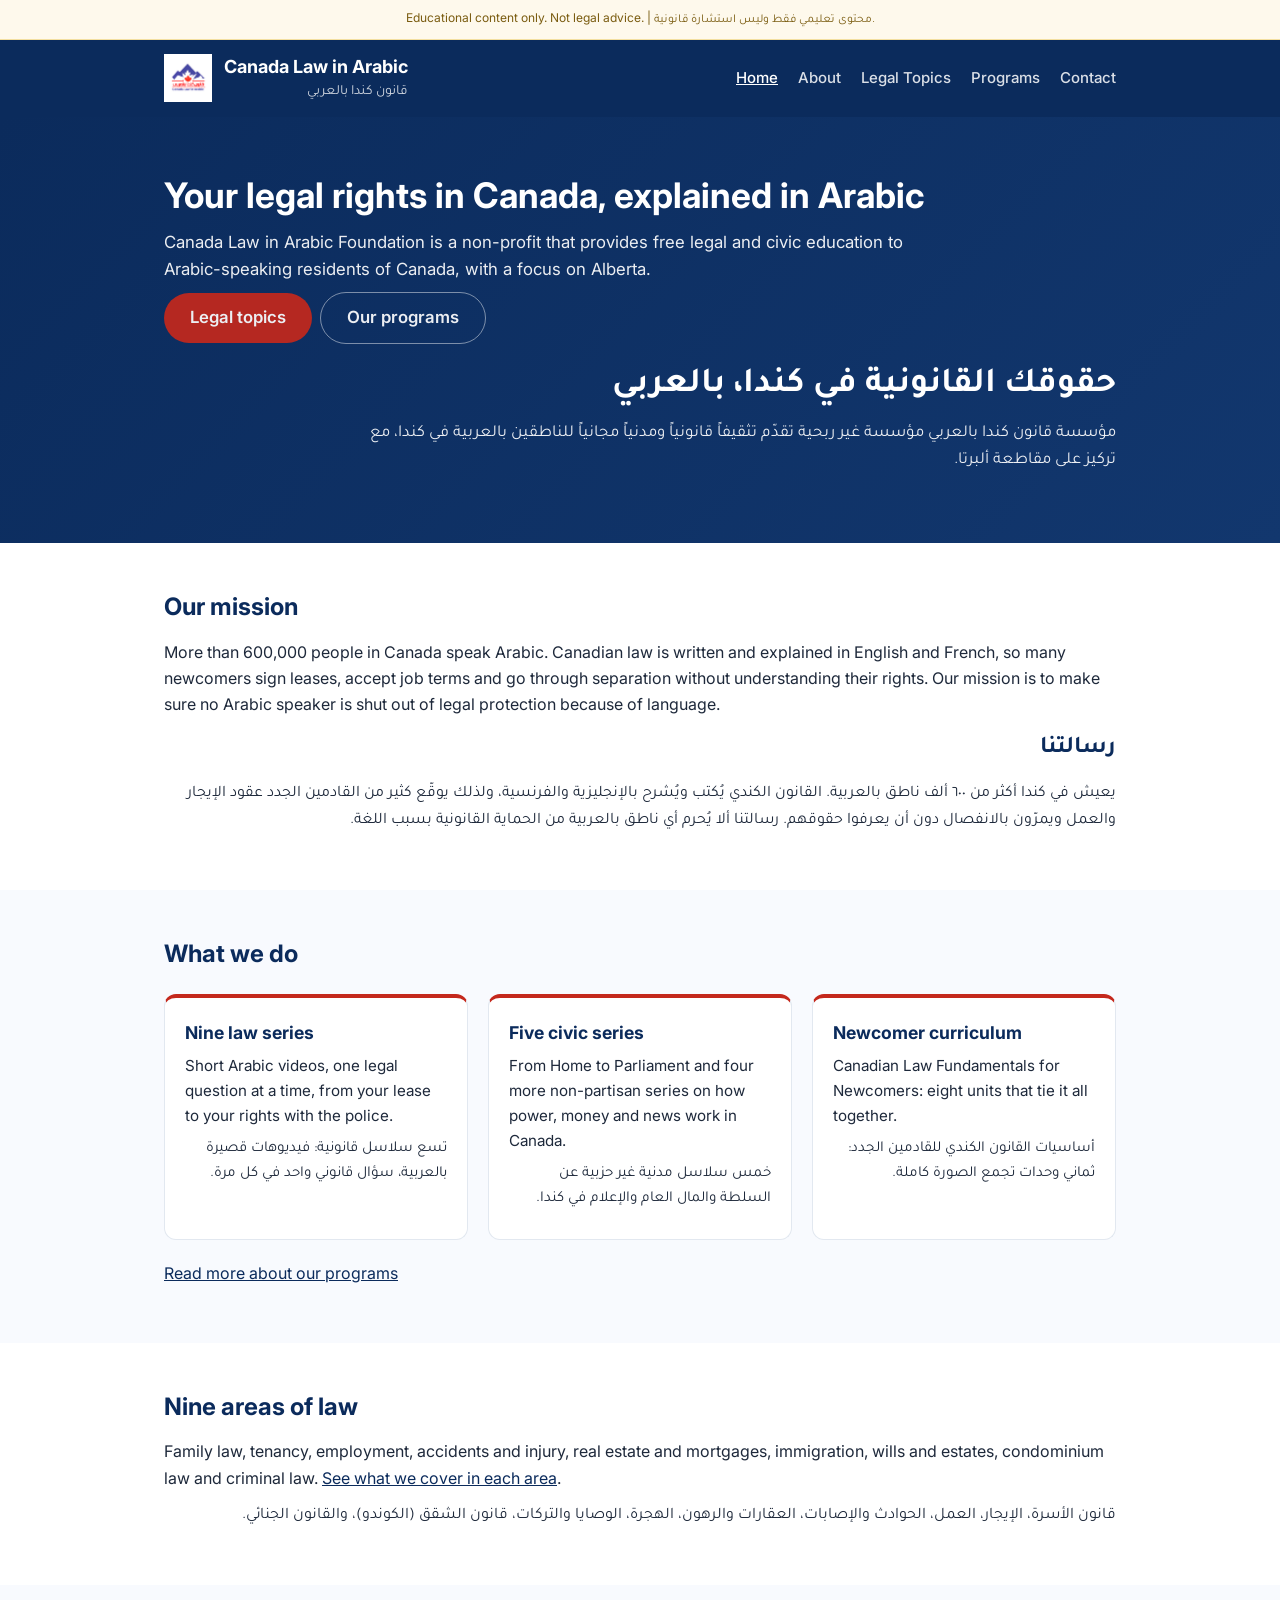
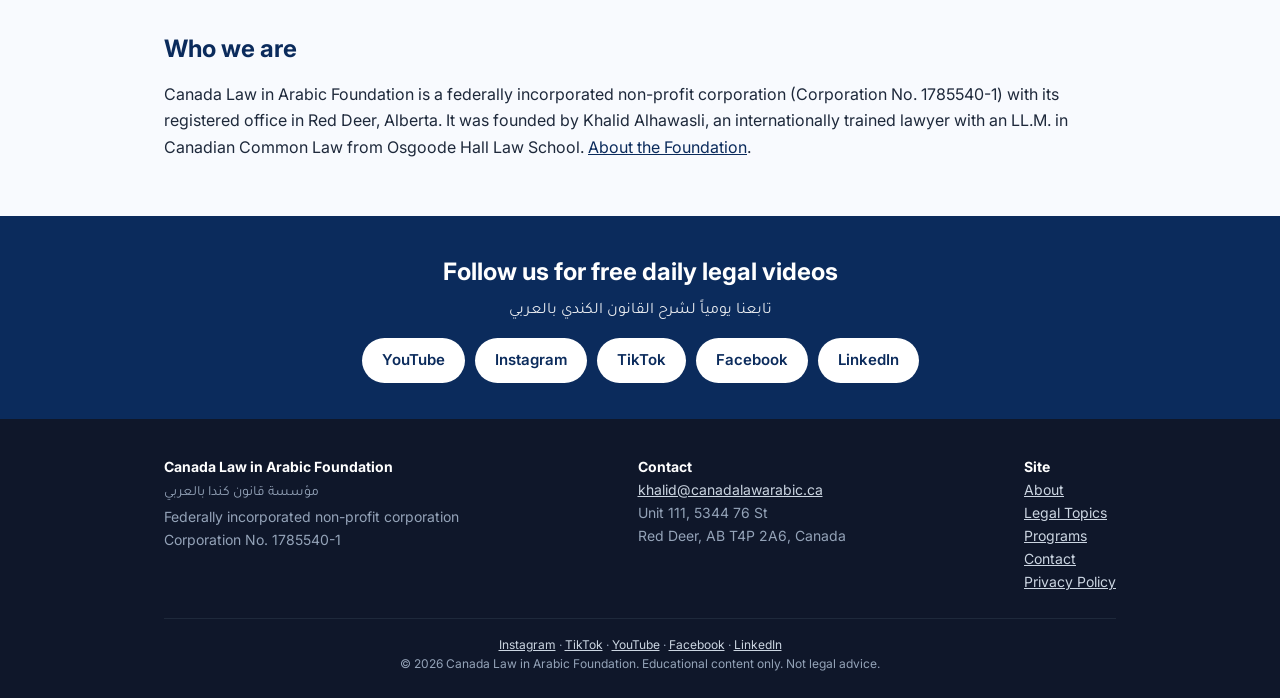
<file: index.html>
<!DOCTYPE html>
<html lang="en">
<head>
<meta charset="UTF-8">
<meta name="viewport" content="width=device-width, initial-scale=1.0">
<title>Free legal education in Arabic | Canada Law in Arabic Foundation</title>
<meta name="description" content="Canada Law in Arabic Foundation is a federal non-profit providing free Arabic-language legal and civic education for Arabic speakers in Canada.">
<script async src="https://www.googletagmanager.com/gtag/js?id=G-W6ZR0PTBBL"></script>
<script>window.dataLayer=window.dataLayer||[];function gtag(){dataLayer.push(arguments);}gtag('js',new Date());gtag('config','G-W6ZR0PTBBL');</script>
<link rel="canonical" href="https://canadalawarabic.ca/">
<link rel="icon" href="/favicon.ico" sizes="48x48">
<link rel="icon" type="image/png" sizes="192x192" href="/favicon-192.png">
<link rel="apple-touch-icon" href="/apple-touch-icon.png">
<meta property="og:type" content="website">
<meta property="og:site_name" content="Canada Law in Arabic Foundation">
<meta property="og:title" content="Free legal education in Arabic | Canada Law in Arabic Foundation">
<meta property="og:description" content="Canada Law in Arabic Foundation is a federal non-profit providing free Arabic-language legal and civic education for Arabic speakers in Canada.">
<meta property="og:url" content="https://canadalawarabic.ca/">
<meta property="og:image" content="https://canadalawarabic.ca/favicon-192.png">
<script type="application/ld+json">{"@context":"https://schema.org","@type":"NGO","name":"Canada Law in Arabic Foundation","alternateName":["Canada Law in Arabic","قانون كندا بالعربي"],"url":"https://canadalawarabic.ca/","logo":"https://canadalawarabic.ca/favicon-192.png","email":"khalid@canadalawarabic.ca","address":{"@type":"PostalAddress","streetAddress":"Unit 111, 5344 76 St","addressLocality":"Red Deer","addressRegion":"AB","postalCode":"T4P 2A6","addressCountry":"CA"},"sameAs":["https://instagram.com/canadalawarabic","https://tiktok.com/@canadalawarabic","https://youtube.com/@canadalawarabic","https://facebook.com/canadalawarabic","https://linkedin.com/company/canadalawarabic"]}</script>
<link rel="preconnect" href="https://fonts.googleapis.com">
<link href="https://fonts.googleapis.com/css2?family=Inter:wght@400;500;600;700&family=Tajawal:wght@400;500;700&display=swap" rel="stylesheet">
<link rel="stylesheet" href="/style.css">
</head>
<body>
<div class="notice">Educational content only. Not legal advice. | <span class="ar">محتوى تعليمي فقط وليس استشارة قانونية.</span></div>
<nav><div class="container nav-inner">
<a class="logo" href="/"><img src="/images/logo.png" alt="Canada Law in Arabic Foundation logo" width="48" height="48"><span>Canada Law in Arabic<small class="ar">قانون كندا بالعربي</small></span></a>
<div class="nav-links"><a href="/" class="current">Home</a><a href="/about">About</a><a href="/topics">Legal Topics</a><a href="/programs">Programs</a><a href="/contact">Contact</a></div>
</div></nav>
<header class="page"><div class="container">
<h1>Your legal rights in Canada, explained in Arabic</h1><p>Canada Law in Arabic Foundation is a non-profit that provides free legal and civic education to Arabic-speaking residents of Canada, with a focus on Alberta. <br><a class="btn" href="/topics">Legal topics</a><a class="btn ghost" href="/programs">Our programs</a></p>
<div class="ar"><h1>حقوقك القانونية في كندا، بالعربي</h1><p>مؤسسة قانون كندا بالعربي مؤسسة غير ربحية تقدّم تثقيفاً قانونياً ومدنياً مجانياً للناطقين بالعربية في كندا، مع تركيز على مقاطعة ألبرتا.</p></div>
</div></header>
<main>
<section><div class="container"><h2>Our mission</h2>
<p>More than 600,000 people in Canada speak Arabic. Canadian law is written and explained in English and French, so many newcomers sign leases, accept job terms and go through separation without understanding their rights. Our mission is to make sure no Arabic speaker is shut out of legal protection because of language.</p>
<div class="ar"><h2>رسالتنا</h2><p>يعيش في كندا أكثر من ٦٠٠ ألف ناطق بالعربية. القانون الكندي يُكتب ويُشرح بالإنجليزية والفرنسية، ولذلك يوقّع كثير من القادمين الجدد عقود الإيجار والعمل ويمرّون بالانفصال دون أن يعرفوا حقوقهم. رسالتنا ألا يُحرم أي ناطق بالعربية من الحماية القانونية بسبب اللغة.</p></div></div></section>
<section class="alt"><div class="container"><h2>What we do</h2>
<div class="grid">
<div class="card"><h3>Nine law series</h3><p>Short Arabic videos, one legal question at a time, from your lease to your rights with the police.</p><p class="ar">تسع سلاسل قانونية: فيديوهات قصيرة بالعربية، سؤال قانوني واحد في كل مرة.</p></div>
<div class="card"><h3>Five civic series</h3><p>From Home to Parliament and four more non-partisan series on how power, money and news work in Canada.</p><p class="ar">خمس سلاسل مدنية غير حزبية عن السلطة والمال العام والإعلام في كندا.</p></div>
<div class="card"><h3>Newcomer curriculum</h3><p>Canadian Law Fundamentals for Newcomers: eight units that tie it all together.</p><p class="ar">أساسيات القانون الكندي للقادمين الجدد: ثماني وحدات تجمع الصورة كاملة.</p></div>
</div>
<p style="margin-top:20px"><a href="/programs">Read more about our programs</a></p></div></section>
<section><div class="container"><h2>Nine areas of law</h2>
<p>Family law, tenancy, employment, accidents and injury, real estate and mortgages, immigration, wills and estates, condominium law and criminal law. <a href="/topics">See what we cover in each area</a>.</p>
<p class="ar">قانون الأسرة، الإيجار، العمل، الحوادث والإصابات، العقارات والرهون، الهجرة، الوصايا والتركات، قانون الشقق (الكوندو)، والقانون الجنائي.</p></div></section>
<section class="alt"><div class="container"><h2>Who we are</h2>
<p>Canada Law in Arabic Foundation is a federally incorporated non-profit corporation (Corporation No. 1785540-1) with its registered office in Red Deer, Alberta. It was founded by Khalid Alhawasli, an internationally trained lawyer with an LL.M. in Canadian Common Law from Osgoode Hall Law School. <a href="/about">About the Foundation</a>.</p></div></section>

</main>
<section class="follow"><div class="container">
<h2>Follow us for free daily legal videos</h2>
<p class="ar" style="text-align:center">تابعنا يومياً لشرح القانون الكندي بالعربي</p>
<div class="social"><a href="https://youtube.com/@canadalawarabic" target="_blank" rel="noopener">YouTube</a><a href="https://instagram.com/canadalawarabic" target="_blank" rel="noopener">Instagram</a><a href="https://tiktok.com/@canadalawarabic" target="_blank" rel="noopener">TikTok</a><a href="https://facebook.com/canadalawarabic" target="_blank" rel="noopener">Facebook</a><a href="https://linkedin.com/company/canadalawarabic" target="_blank" rel="noopener">LinkedIn</a></div>
</div></section>
<footer><div class="container">
<div class="cols">
<div><strong>Canada Law in Arabic Foundation</strong><br><span class="ar">مؤسسة قانون كندا بالعربي</span><br>Federally incorporated non-profit corporation<br>Corporation No. 1785540-1</div>
<div><strong>Contact</strong><br><a href="mailto:khalid@canadalawarabic.ca">khalid@canadalawarabic.ca</a><br>Unit 111, 5344 76 St<br>Red Deer, AB T4P 2A6, Canada</div>
<div><strong>Site</strong><br><a href="/about">About</a><br><a href="/topics">Legal Topics</a><br><a href="/programs">Programs</a><br><a href="/contact">Contact</a><br><a href="/privacy">Privacy Policy</a></div>
</div>
<div class="small"><a href="https://instagram.com/canadalawarabic" target="_blank" rel="noopener">Instagram</a> · <a href="https://tiktok.com/@canadalawarabic" target="_blank" rel="noopener">TikTok</a> · <a href="https://youtube.com/@canadalawarabic" target="_blank" rel="noopener">YouTube</a> · <a href="https://facebook.com/canadalawarabic" target="_blank" rel="noopener">Facebook</a> · <a href="https://linkedin.com/company/canadalawarabic" target="_blank" rel="noopener">LinkedIn</a><br>© 2026 Canada Law in Arabic Foundation. Educational content only. Not legal advice.</div>
</div></footer>
<script>document.addEventListener('click',function(e){var a=e.target.closest('a');if(!a||!window.gtag)return;var h=a.href||'';var m=h.match(/(youtube|instagram|tiktok|facebook|linkedin)\.com/);if(m){gtag('event','social_click',{platform:m[1],link_url:h});}else if(h.indexOf('mailto:')===0){gtag('event','contact_email_click',{link_url:h});}});</script>
</body>
</html>
</file>
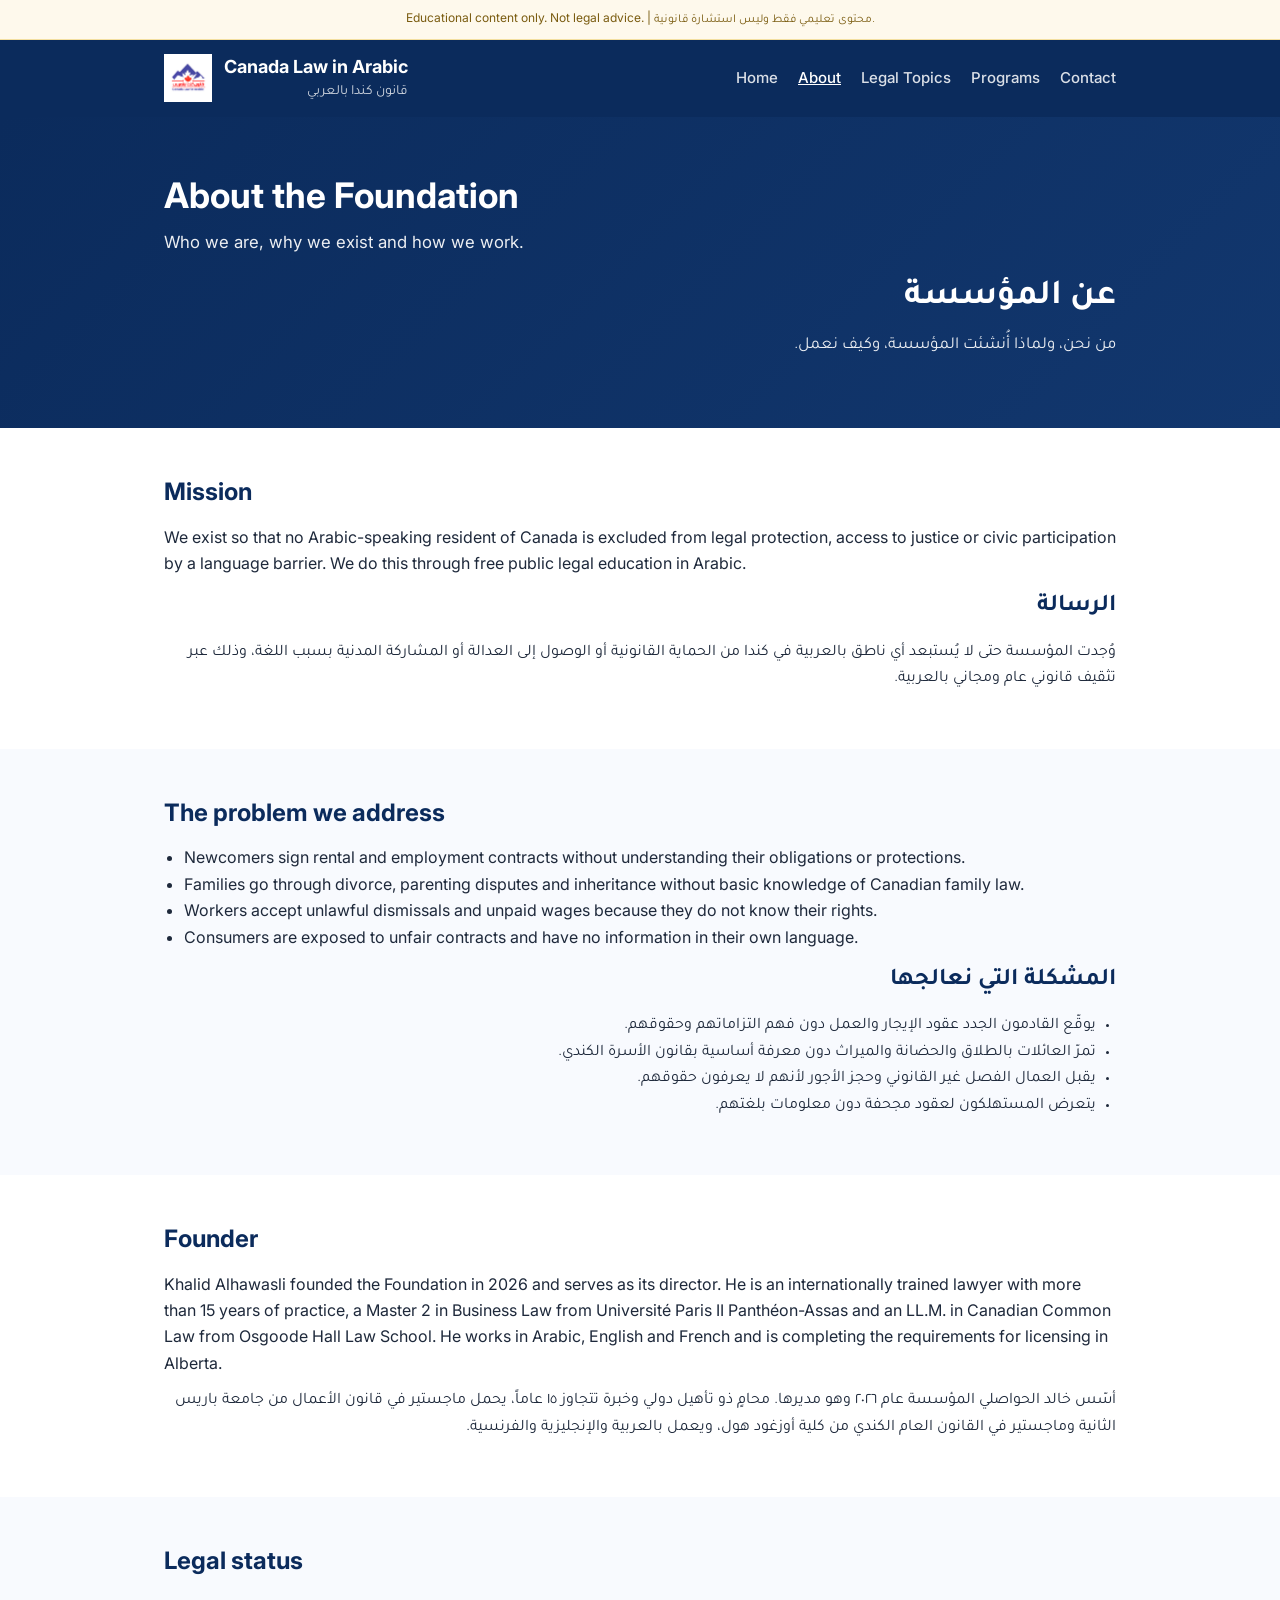
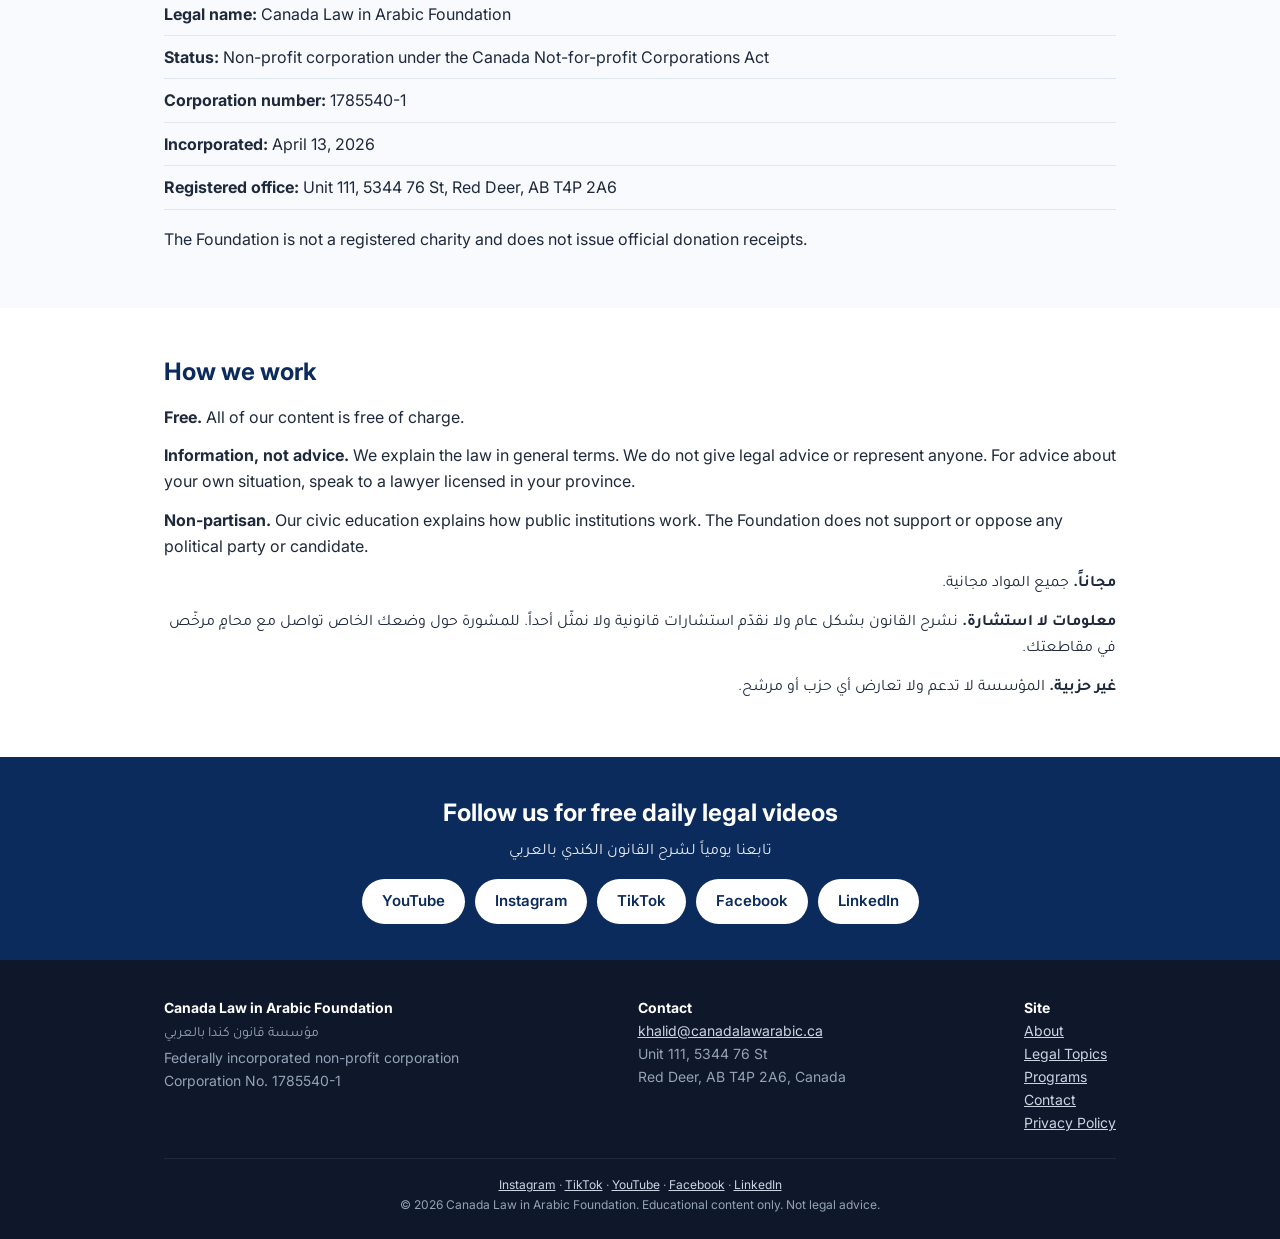
<file: about.html>
<!DOCTYPE html>
<html lang="en">
<head>
<meta charset="UTF-8">
<meta name="viewport" content="width=device-width, initial-scale=1.0">
<title>About the Foundation | Canada Law in Arabic Foundation</title>
<meta name="description" content="About Canada Law in Arabic Foundation: mission, founder, legal status and how the organization works.">
<script async src="https://www.googletagmanager.com/gtag/js?id=G-W6ZR0PTBBL"></script>
<script>window.dataLayer=window.dataLayer||[];function gtag(){dataLayer.push(arguments);}gtag('js',new Date());gtag('config','G-W6ZR0PTBBL');</script>
<link rel="canonical" href="https://canadalawarabic.ca/about">
<link rel="icon" href="/favicon.ico" sizes="48x48">
<link rel="icon" type="image/png" sizes="192x192" href="/favicon-192.png">
<link rel="apple-touch-icon" href="/apple-touch-icon.png">
<meta property="og:type" content="website">
<meta property="og:site_name" content="Canada Law in Arabic Foundation">
<meta property="og:title" content="About the Foundation | Canada Law in Arabic Foundation">
<meta property="og:description" content="About Canada Law in Arabic Foundation: mission, founder, legal status and how the organization works.">
<meta property="og:url" content="https://canadalawarabic.ca/about">
<meta property="og:image" content="https://canadalawarabic.ca/favicon-192.png">
<link rel="preconnect" href="https://fonts.googleapis.com">
<link href="https://fonts.googleapis.com/css2?family=Inter:wght@400;500;600;700&family=Tajawal:wght@400;500;700&display=swap" rel="stylesheet">
<link rel="stylesheet" href="/style.css">
</head>
<body>
<div class="notice">Educational content only. Not legal advice. | <span class="ar">محتوى تعليمي فقط وليس استشارة قانونية.</span></div>
<nav><div class="container nav-inner">
<a class="logo" href="/"><img src="/images/logo.png" alt="Canada Law in Arabic Foundation logo" width="48" height="48"><span>Canada Law in Arabic<small class="ar">قانون كندا بالعربي</small></span></a>
<div class="nav-links"><a href="/">Home</a><a href="/about" class="current">About</a><a href="/topics">Legal Topics</a><a href="/programs">Programs</a><a href="/contact">Contact</a></div>
</div></nav>
<header class="page"><div class="container">
<h1>About the Foundation</h1><p>Who we are, why we exist and how we work.</p>
<div class="ar"><h1>عن المؤسسة</h1><p>من نحن، ولماذا أُنشئت المؤسسة، وكيف نعمل.</p></div>
</div></header>
<main>
<section><div class="container"><h2>Mission</h2>
<p>We exist so that no Arabic-speaking resident of Canada is excluded from legal protection, access to justice or civic participation by a language barrier. We do this through free public legal education in Arabic.</p>
<div class="ar"><h2>الرسالة</h2><p>وُجدت المؤسسة حتى لا يُستبعد أي ناطق بالعربية في كندا من الحماية القانونية أو الوصول إلى العدالة أو المشاركة المدنية بسبب اللغة، وذلك عبر تثقيف قانوني عام ومجاني بالعربية.</p></div></div></section>
<section class="alt"><div class="container"><h2>The problem we address</h2>
<ul class="plain">
<li>Newcomers sign rental and employment contracts without understanding their obligations or protections.</li>
<li>Families go through divorce, parenting disputes and inheritance without basic knowledge of Canadian family law.</li>
<li>Workers accept unlawful dismissals and unpaid wages because they do not know their rights.</li>
<li>Consumers are exposed to unfair contracts and have no information in their own language.</li>
</ul>
<div class="ar"><h2>المشكلة التي نعالجها</h2>
<ul class="plain">
<li>يوقّع القادمون الجدد عقود الإيجار والعمل دون فهم التزاماتهم وحقوقهم.</li>
<li>تمرّ العائلات بالطلاق والحضانة والميراث دون معرفة أساسية بقانون الأسرة الكندي.</li>
<li>يقبل العمال الفصل غير القانوني وحجز الأجور لأنهم لا يعرفون حقوقهم.</li>
<li>يتعرض المستهلكون لعقود مجحفة دون معلومات بلغتهم.</li>
</ul></div></div></section>
<section><div class="container"><h2>Founder</h2>
<p>Khalid Alhawasli founded the Foundation in 2026 and serves as its director. He is an internationally trained lawyer with more than 15 years of practice, a Master 2 in Business Law from Université Paris II Panthéon-Assas and an LL.M. in Canadian Common Law from Osgoode Hall Law School. He works in Arabic, English and French and is completing the requirements for licensing in Alberta.</p>
<p class="ar">أسّس خالد الحواصلي المؤسسة عام ٢٠٢٦ وهو مديرها. محامٍ ذو تأهيل دولي وخبرة تتجاوز ١٥ عاماً، يحمل ماجستير في قانون الأعمال من جامعة باريس الثانية وماجستير في القانون العام الكندي من كلية أوزغود هول، ويعمل بالعربية والإنجليزية والفرنسية.</p></div></section>
<section class="alt"><div class="container"><h2>Legal status</h2>
<ul class="facts">
<li><strong>Legal name:</strong> Canada Law in Arabic Foundation</li>
<li><strong>Status:</strong> Non-profit corporation under the Canada Not-for-profit Corporations Act</li>
<li><strong>Corporation number:</strong> 1785540-1</li>
<li><strong>Incorporated:</strong> April 13, 2026</li>
<li><strong>Registered office:</strong> Unit 111, 5344 76 St, Red Deer, AB T4P 2A6</li>
</ul>
<p style="margin-top:16px">The Foundation is not a registered charity and does not issue official donation receipts.</p></div></section>
<section><div class="container"><h2>How we work</h2>
<p><strong>Free.</strong> All of our content is free of charge.</p>
<p><strong>Information, not advice.</strong> We explain the law in general terms. We do not give legal advice or represent anyone. For advice about your own situation, speak to a lawyer licensed in your province.</p>
<p><strong>Non-partisan.</strong> Our civic education explains how public institutions work. The Foundation does not support or oppose any political party or candidate.</p>
<div class="ar"><p><strong>مجاناً.</strong> جميع المواد مجانية.</p><p><strong>معلومات لا استشارة.</strong> نشرح القانون بشكل عام ولا نقدّم استشارات قانونية ولا نمثّل أحداً. للمشورة حول وضعك الخاص تواصل مع محامٍ مرخّص في مقاطعتك.</p><p><strong>غير حزبية.</strong> المؤسسة لا تدعم ولا تعارض أي حزب أو مرشح.</p></div></div></section>

</main>
<section class="follow"><div class="container">
<h2>Follow us for free daily legal videos</h2>
<p class="ar" style="text-align:center">تابعنا يومياً لشرح القانون الكندي بالعربي</p>
<div class="social"><a href="https://youtube.com/@canadalawarabic" target="_blank" rel="noopener">YouTube</a><a href="https://instagram.com/canadalawarabic" target="_blank" rel="noopener">Instagram</a><a href="https://tiktok.com/@canadalawarabic" target="_blank" rel="noopener">TikTok</a><a href="https://facebook.com/canadalawarabic" target="_blank" rel="noopener">Facebook</a><a href="https://linkedin.com/company/canadalawarabic" target="_blank" rel="noopener">LinkedIn</a></div>
</div></section>
<footer><div class="container">
<div class="cols">
<div><strong>Canada Law in Arabic Foundation</strong><br><span class="ar">مؤسسة قانون كندا بالعربي</span><br>Federally incorporated non-profit corporation<br>Corporation No. 1785540-1</div>
<div><strong>Contact</strong><br><a href="mailto:khalid@canadalawarabic.ca">khalid@canadalawarabic.ca</a><br>Unit 111, 5344 76 St<br>Red Deer, AB T4P 2A6, Canada</div>
<div><strong>Site</strong><br><a href="/about">About</a><br><a href="/topics">Legal Topics</a><br><a href="/programs">Programs</a><br><a href="/contact">Contact</a><br><a href="/privacy">Privacy Policy</a></div>
</div>
<div class="small"><a href="https://instagram.com/canadalawarabic" target="_blank" rel="noopener">Instagram</a> · <a href="https://tiktok.com/@canadalawarabic" target="_blank" rel="noopener">TikTok</a> · <a href="https://youtube.com/@canadalawarabic" target="_blank" rel="noopener">YouTube</a> · <a href="https://facebook.com/canadalawarabic" target="_blank" rel="noopener">Facebook</a> · <a href="https://linkedin.com/company/canadalawarabic" target="_blank" rel="noopener">LinkedIn</a><br>© 2026 Canada Law in Arabic Foundation. Educational content only. Not legal advice.</div>
</div></footer>
<script>document.addEventListener('click',function(e){var a=e.target.closest('a');if(!a||!window.gtag)return;var h=a.href||'';var m=h.match(/(youtube|instagram|tiktok|facebook|linkedin)\.com/);if(m){gtag('event','social_click',{platform:m[1],link_url:h});}else if(h.indexOf('mailto:')===0){gtag('event','contact_email_click',{link_url:h});}});</script>
</body>
</html>
</file>
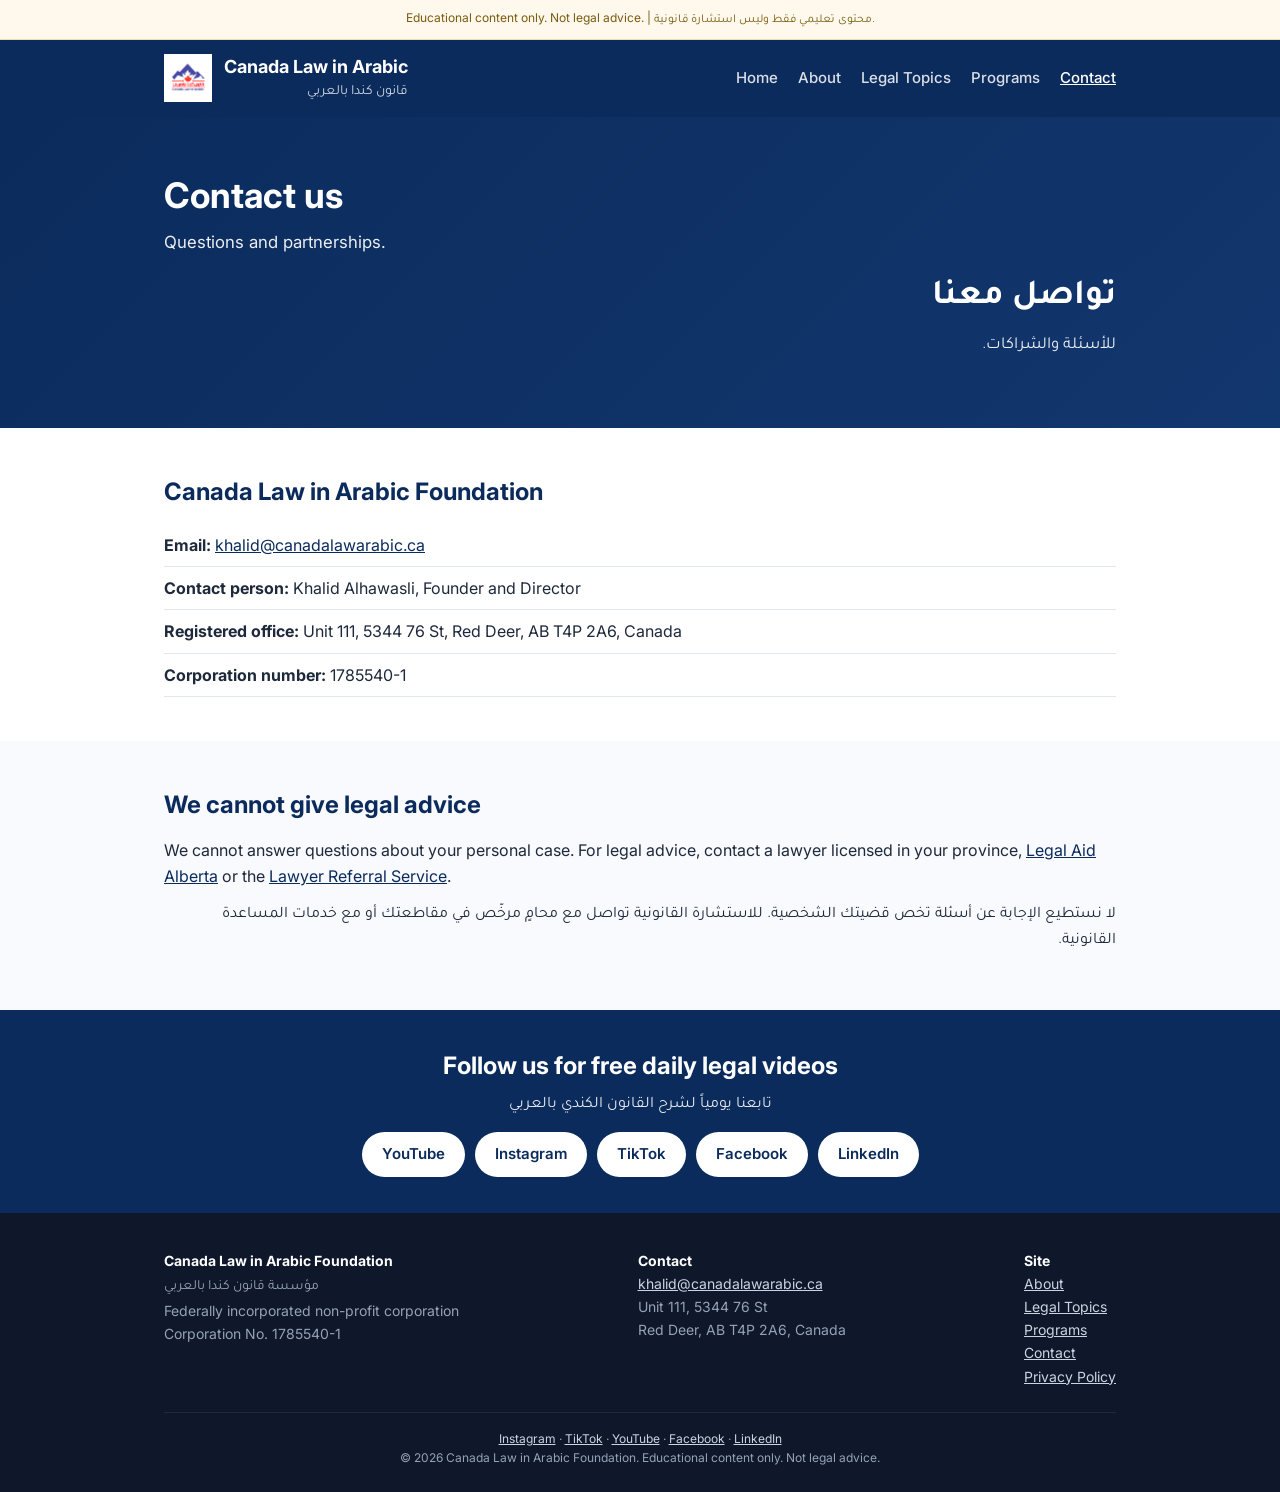
<file: contact.html>
<!DOCTYPE html>
<html lang="en">
<head>
<meta charset="UTF-8">
<meta name="viewport" content="width=device-width, initial-scale=1.0">
<title>Contact | Canada Law in Arabic Foundation</title>
<meta name="description" content="Contact Canada Law in Arabic Foundation in Red Deer, Alberta.">
<script async src="https://www.googletagmanager.com/gtag/js?id=G-W6ZR0PTBBL"></script>
<script>window.dataLayer=window.dataLayer||[];function gtag(){dataLayer.push(arguments);}gtag('js',new Date());gtag('config','G-W6ZR0PTBBL');</script>
<link rel="canonical" href="https://canadalawarabic.ca/contact">
<link rel="icon" href="/favicon.ico" sizes="48x48">
<link rel="icon" type="image/png" sizes="192x192" href="/favicon-192.png">
<link rel="apple-touch-icon" href="/apple-touch-icon.png">
<meta property="og:type" content="website">
<meta property="og:site_name" content="Canada Law in Arabic Foundation">
<meta property="og:title" content="Contact | Canada Law in Arabic Foundation">
<meta property="og:description" content="Contact Canada Law in Arabic Foundation in Red Deer, Alberta.">
<meta property="og:url" content="https://canadalawarabic.ca/contact">
<meta property="og:image" content="https://canadalawarabic.ca/favicon-192.png">
<link rel="preconnect" href="https://fonts.googleapis.com">
<link href="https://fonts.googleapis.com/css2?family=Inter:wght@400;500;600;700&family=Tajawal:wght@400;500;700&display=swap" rel="stylesheet">
<link rel="stylesheet" href="/style.css">
</head>
<body>
<div class="notice">Educational content only. Not legal advice. | <span class="ar">محتوى تعليمي فقط وليس استشارة قانونية.</span></div>
<nav><div class="container nav-inner">
<a class="logo" href="/"><img src="/images/logo.png" alt="Canada Law in Arabic Foundation logo" width="48" height="48"><span>Canada Law in Arabic<small class="ar">قانون كندا بالعربي</small></span></a>
<div class="nav-links"><a href="/">Home</a><a href="/about">About</a><a href="/topics">Legal Topics</a><a href="/programs">Programs</a><a href="/contact" class="current">Contact</a></div>
</div></nav>
<header class="page"><div class="container">
<h1>Contact us</h1><p>Questions and partnerships.</p>
<div class="ar"><h1>تواصل معنا</h1><p>للأسئلة والشراكات.</p></div>
</div></header>
<main>
<section><div class="container"><h2>Canada Law in Arabic Foundation</h2>
<ul class="facts">
<li><strong>Email:</strong> <a href="mailto:khalid@canadalawarabic.ca">khalid@canadalawarabic.ca</a></li>
<li><strong>Contact person:</strong> Khalid Alhawasli, Founder and Director</li>
<li><strong>Registered office:</strong> Unit 111, 5344 76 St, Red Deer, AB T4P 2A6, Canada</li>
<li><strong>Corporation number:</strong> 1785540-1</li>
</ul></div></section>
<section class="alt"><div class="container"><h2>We cannot give legal advice</h2>
<p>We cannot answer questions about your personal case. For legal advice, contact a lawyer licensed in your province, <a href="https://www.legalaid.ab.ca" target="_blank" rel="noopener">Legal Aid Alberta</a> or the <a href="https://www.lawsociety.ab.ca" target="_blank" rel="noopener">Lawyer Referral Service</a>.</p>
<p class="ar">لا نستطيع الإجابة عن أسئلة تخص قضيتك الشخصية. للاستشارة القانونية تواصل مع محامٍ مرخّص في مقاطعتك أو مع خدمات المساعدة القانونية.</p></div></section>

</main>
<section class="follow"><div class="container">
<h2>Follow us for free daily legal videos</h2>
<p class="ar" style="text-align:center">تابعنا يومياً لشرح القانون الكندي بالعربي</p>
<div class="social"><a href="https://youtube.com/@canadalawarabic" target="_blank" rel="noopener">YouTube</a><a href="https://instagram.com/canadalawarabic" target="_blank" rel="noopener">Instagram</a><a href="https://tiktok.com/@canadalawarabic" target="_blank" rel="noopener">TikTok</a><a href="https://facebook.com/canadalawarabic" target="_blank" rel="noopener">Facebook</a><a href="https://linkedin.com/company/canadalawarabic" target="_blank" rel="noopener">LinkedIn</a></div>
</div></section>
<footer><div class="container">
<div class="cols">
<div><strong>Canada Law in Arabic Foundation</strong><br><span class="ar">مؤسسة قانون كندا بالعربي</span><br>Federally incorporated non-profit corporation<br>Corporation No. 1785540-1</div>
<div><strong>Contact</strong><br><a href="mailto:khalid@canadalawarabic.ca">khalid@canadalawarabic.ca</a><br>Unit 111, 5344 76 St<br>Red Deer, AB T4P 2A6, Canada</div>
<div><strong>Site</strong><br><a href="/about">About</a><br><a href="/topics">Legal Topics</a><br><a href="/programs">Programs</a><br><a href="/contact">Contact</a><br><a href="/privacy">Privacy Policy</a></div>
</div>
<div class="small"><a href="https://instagram.com/canadalawarabic" target="_blank" rel="noopener">Instagram</a> · <a href="https://tiktok.com/@canadalawarabic" target="_blank" rel="noopener">TikTok</a> · <a href="https://youtube.com/@canadalawarabic" target="_blank" rel="noopener">YouTube</a> · <a href="https://facebook.com/canadalawarabic" target="_blank" rel="noopener">Facebook</a> · <a href="https://linkedin.com/company/canadalawarabic" target="_blank" rel="noopener">LinkedIn</a><br>© 2026 Canada Law in Arabic Foundation. Educational content only. Not legal advice.</div>
</div></footer>
<script>document.addEventListener('click',function(e){var a=e.target.closest('a');if(!a||!window.gtag)return;var h=a.href||'';var m=h.match(/(youtube|instagram|tiktok|facebook|linkedin)\.com/);if(m){gtag('event','social_click',{platform:m[1],link_url:h});}else if(h.indexOf('mailto:')===0){gtag('event','contact_email_click',{link_url:h});}});</script>
</body>
</html>
</file>
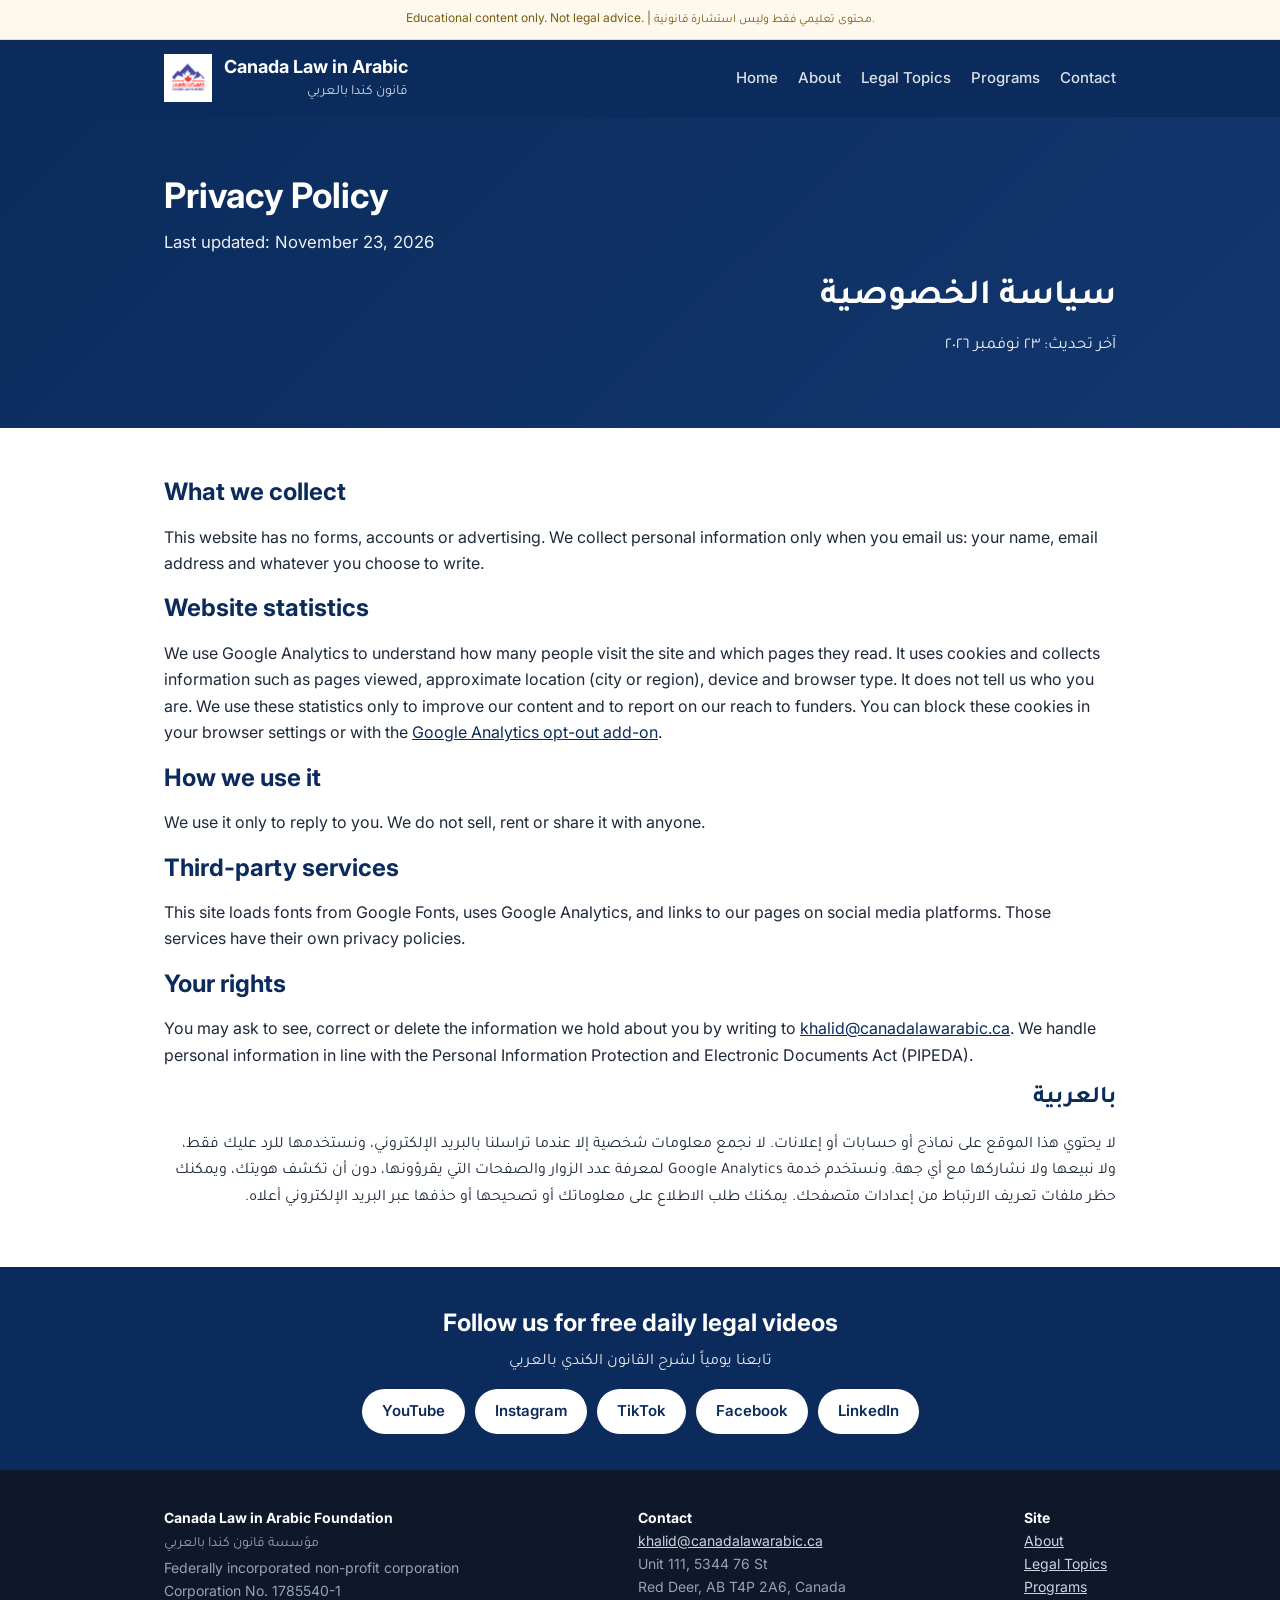
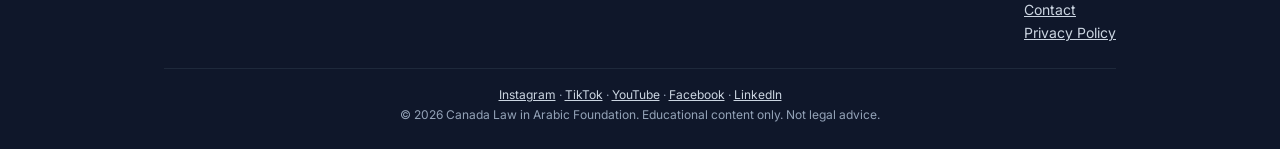
<file: privacy.html>
<!DOCTYPE html>
<html lang="en">
<head>
<meta charset="UTF-8">
<meta name="viewport" content="width=device-width, initial-scale=1.0">
<title>Privacy Policy | Canada Law in Arabic Foundation</title>
<meta name="description" content="Privacy policy of Canada Law in Arabic Foundation.">
<script async src="https://www.googletagmanager.com/gtag/js?id=G-W6ZR0PTBBL"></script>
<script>window.dataLayer=window.dataLayer||[];function gtag(){dataLayer.push(arguments);}gtag('js',new Date());gtag('config','G-W6ZR0PTBBL');</script>
<link rel="canonical" href="https://canadalawarabic.ca/privacy">
<link rel="icon" href="/favicon.ico" sizes="48x48">
<link rel="icon" type="image/png" sizes="192x192" href="/favicon-192.png">
<link rel="apple-touch-icon" href="/apple-touch-icon.png">
<meta property="og:type" content="website">
<meta property="og:site_name" content="Canada Law in Arabic Foundation">
<meta property="og:title" content="Privacy Policy | Canada Law in Arabic Foundation">
<meta property="og:description" content="Privacy policy of Canada Law in Arabic Foundation.">
<meta property="og:url" content="https://canadalawarabic.ca/privacy">
<meta property="og:image" content="https://canadalawarabic.ca/favicon-192.png">
<link rel="preconnect" href="https://fonts.googleapis.com">
<link href="https://fonts.googleapis.com/css2?family=Inter:wght@400;500;600;700&family=Tajawal:wght@400;500;700&display=swap" rel="stylesheet">
<link rel="stylesheet" href="/style.css">
</head>
<body>
<div class="notice">Educational content only. Not legal advice. | <span class="ar">محتوى تعليمي فقط وليس استشارة قانونية.</span></div>
<nav><div class="container nav-inner">
<a class="logo" href="/"><img src="/images/logo.png" alt="Canada Law in Arabic Foundation logo" width="48" height="48"><span>Canada Law in Arabic<small class="ar">قانون كندا بالعربي</small></span></a>
<div class="nav-links"><a href="/">Home</a><a href="/about">About</a><a href="/topics">Legal Topics</a><a href="/programs">Programs</a><a href="/contact">Contact</a></div>
</div></nav>
<header class="page"><div class="container">
<h1>Privacy Policy</h1><p>Last updated: November 23, 2026</p>
<div class="ar"><h1>سياسة الخصوصية</h1><p>آخر تحديث: ٢٣ نوفمبر ٢٠٢٦</p></div>
</div></header>
<main>
<section><div class="container"><h2>What we collect</h2>
<p>This website has no forms, accounts or advertising. We collect personal information only when you email us: your name, email address and whatever you choose to write.</p>
<h2>Website statistics</h2>
<p>We use Google Analytics to understand how many people visit the site and which pages they read. It uses cookies and collects information such as pages viewed, approximate location (city or region), device and browser type. It does not tell us who you are. We use these statistics only to improve our content and to report on our reach to funders. You can block these cookies in your browser settings or with the <a href="https://tools.google.com/dlpage/gaoptout" target="_blank" rel="noopener">Google Analytics opt-out add-on</a>.</p>
<h2>How we use it</h2>
<p>We use it only to reply to you. We do not sell, rent or share it with anyone.</p>
<h2>Third-party services</h2>
<p>This site loads fonts from Google Fonts, uses Google Analytics, and links to our pages on social media platforms. Those services have their own privacy policies.</p>
<h2>Your rights</h2>
<p>You may ask to see, correct or delete the information we hold about you by writing to <a href="mailto:khalid@canadalawarabic.ca">khalid@canadalawarabic.ca</a>. We handle personal information in line with the Personal Information Protection and Electronic Documents Act (PIPEDA).</p>
<div class="ar"><h2>بالعربية</h2><p>لا يحتوي هذا الموقع على نماذج أو حسابات أو إعلانات. لا نجمع معلومات شخصية إلا عندما تراسلنا بالبريد الإلكتروني، ونستخدمها للرد عليك فقط، ولا نبيعها ولا نشاركها مع أي جهة. ونستخدم خدمة Google Analytics لمعرفة عدد الزوار والصفحات التي يقرؤونها، دون أن تكشف هويتك، ويمكنك حظر ملفات تعريف الارتباط من إعدادات متصفحك. يمكنك طلب الاطلاع على معلوماتك أو تصحيحها أو حذفها عبر البريد الإلكتروني أعلاه.</p></div></div></section>

</main>
<section class="follow"><div class="container">
<h2>Follow us for free daily legal videos</h2>
<p class="ar" style="text-align:center">تابعنا يومياً لشرح القانون الكندي بالعربي</p>
<div class="social"><a href="https://youtube.com/@canadalawarabic" target="_blank" rel="noopener">YouTube</a><a href="https://instagram.com/canadalawarabic" target="_blank" rel="noopener">Instagram</a><a href="https://tiktok.com/@canadalawarabic" target="_blank" rel="noopener">TikTok</a><a href="https://facebook.com/canadalawarabic" target="_blank" rel="noopener">Facebook</a><a href="https://linkedin.com/company/canadalawarabic" target="_blank" rel="noopener">LinkedIn</a></div>
</div></section>
<footer><div class="container">
<div class="cols">
<div><strong>Canada Law in Arabic Foundation</strong><br><span class="ar">مؤسسة قانون كندا بالعربي</span><br>Federally incorporated non-profit corporation<br>Corporation No. 1785540-1</div>
<div><strong>Contact</strong><br><a href="mailto:khalid@canadalawarabic.ca">khalid@canadalawarabic.ca</a><br>Unit 111, 5344 76 St<br>Red Deer, AB T4P 2A6, Canada</div>
<div><strong>Site</strong><br><a href="/about">About</a><br><a href="/topics">Legal Topics</a><br><a href="/programs">Programs</a><br><a href="/contact">Contact</a><br><a href="/privacy">Privacy Policy</a></div>
</div>
<div class="small"><a href="https://instagram.com/canadalawarabic" target="_blank" rel="noopener">Instagram</a> · <a href="https://tiktok.com/@canadalawarabic" target="_blank" rel="noopener">TikTok</a> · <a href="https://youtube.com/@canadalawarabic" target="_blank" rel="noopener">YouTube</a> · <a href="https://facebook.com/canadalawarabic" target="_blank" rel="noopener">Facebook</a> · <a href="https://linkedin.com/company/canadalawarabic" target="_blank" rel="noopener">LinkedIn</a><br>© 2026 Canada Law in Arabic Foundation. Educational content only. Not legal advice.</div>
</div></footer>
<script>document.addEventListener('click',function(e){var a=e.target.closest('a');if(!a||!window.gtag)return;var h=a.href||'';var m=h.match(/(youtube|instagram|tiktok|facebook|linkedin)\.com/);if(m){gtag('event','social_click',{platform:m[1],link_url:h});}else if(h.indexOf('mailto:')===0){gtag('event','contact_email_click',{link_url:h});}});</script>
</body>
</html>
</file>
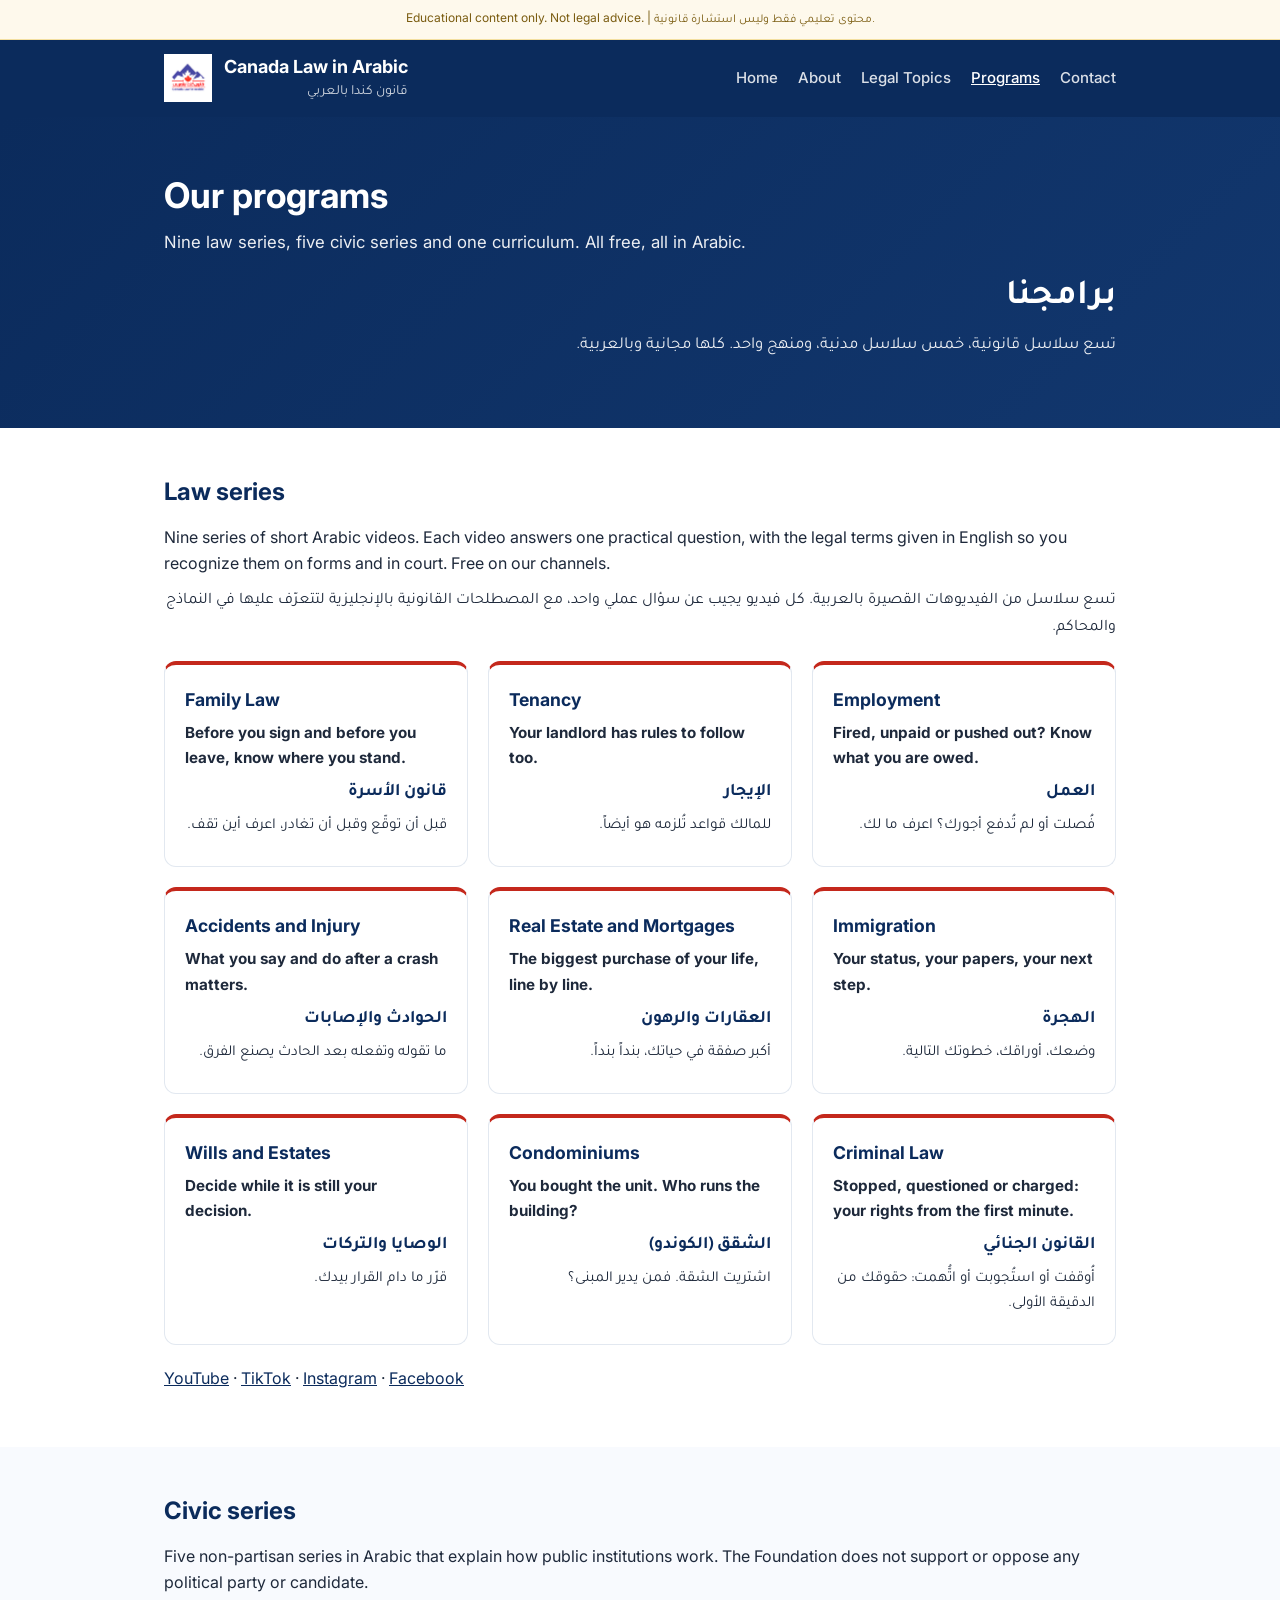
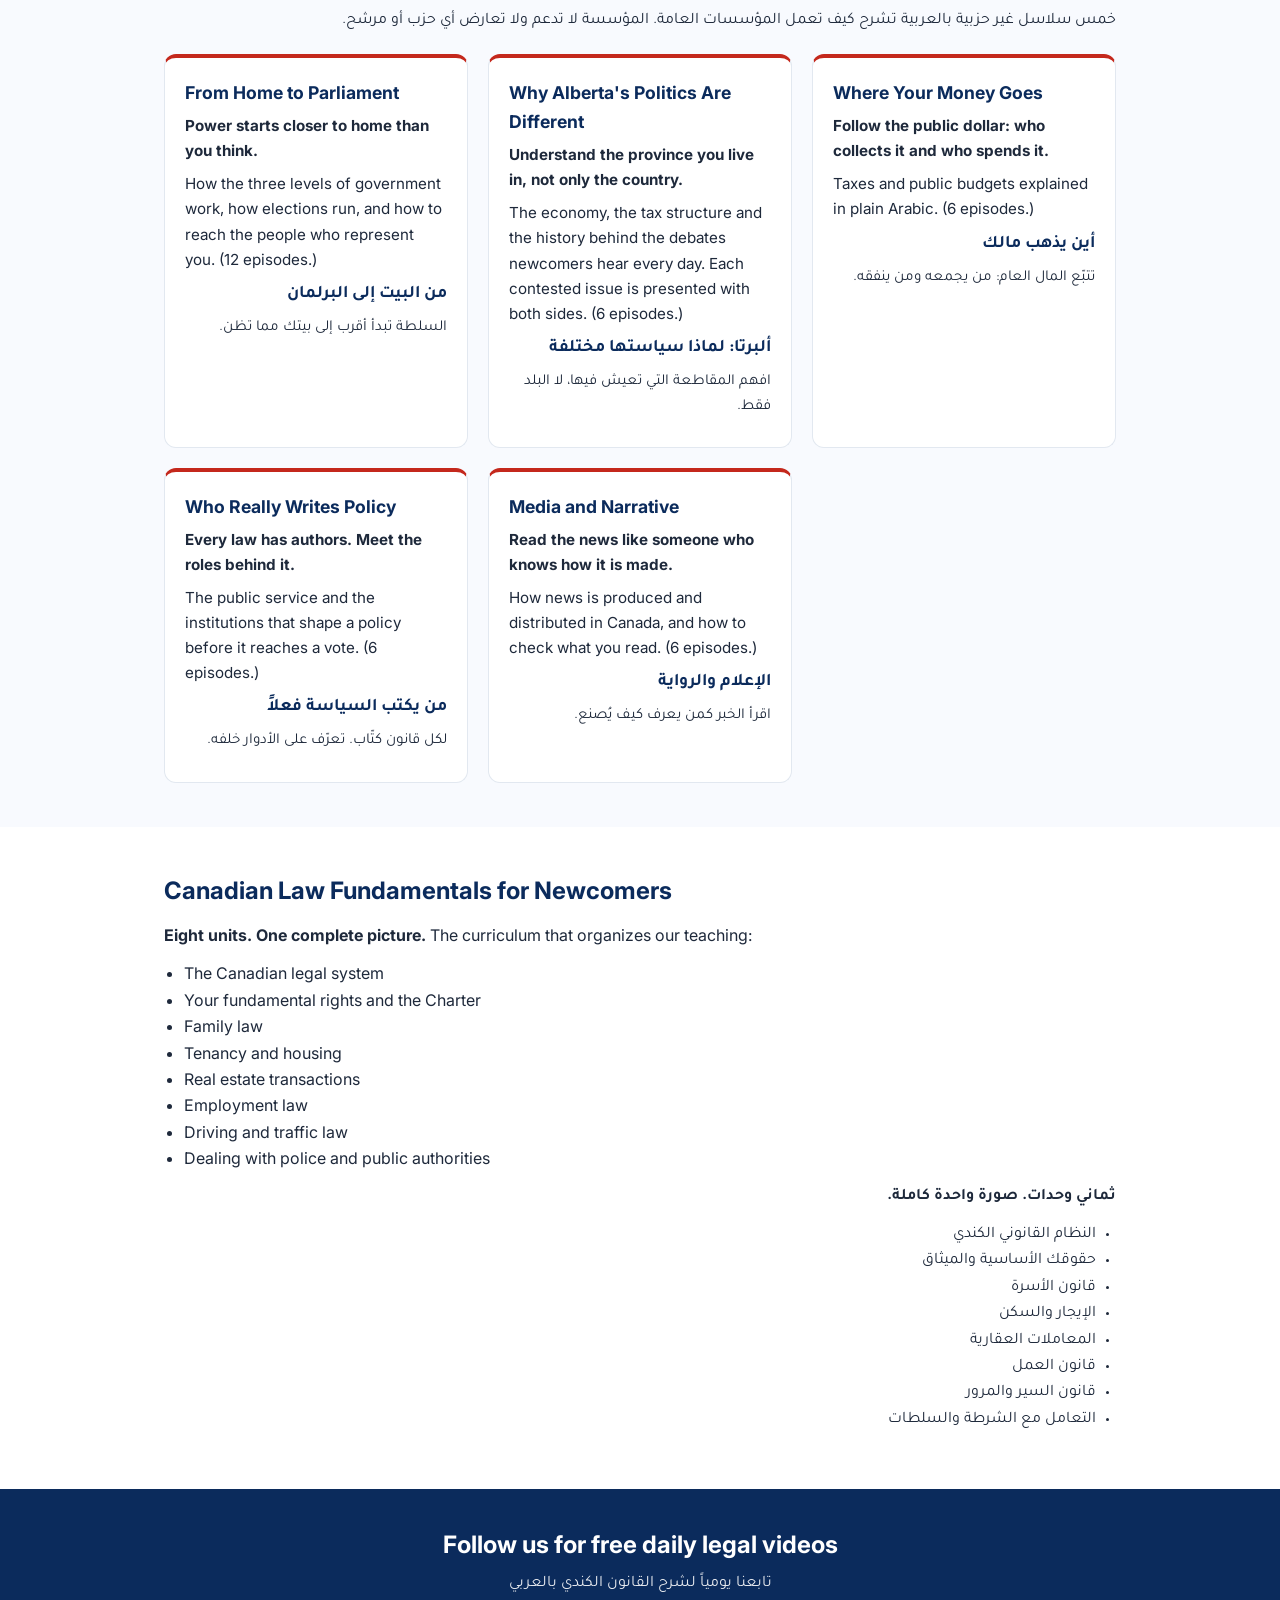
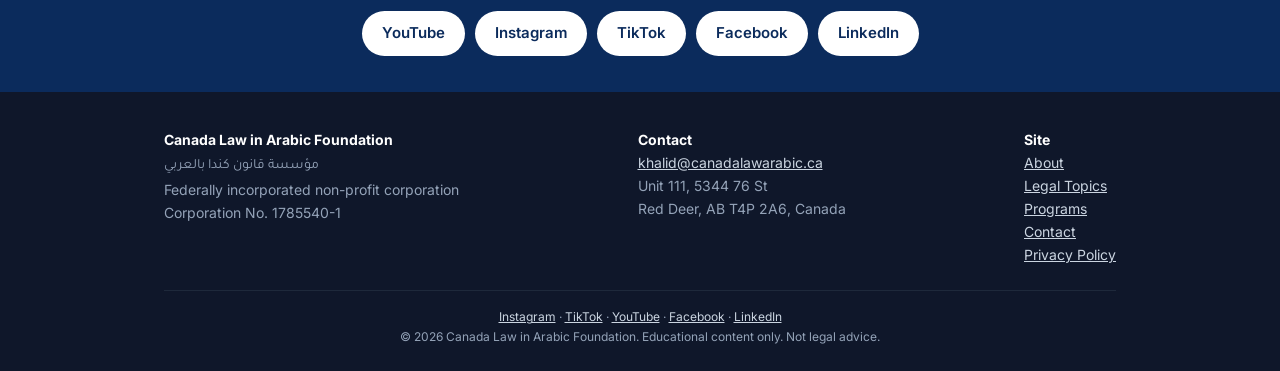
<file: programs.html>
<!DOCTYPE html>
<html lang="en">
<head>
<meta charset="UTF-8">
<meta name="viewport" content="width=device-width, initial-scale=1.0">
<title>Programs | Canada Law in Arabic Foundation</title>
<meta name="description" content="Programs of Canada Law in Arabic Foundation: nine law video series, five non-partisan civic series including From Home to Parliament, and a newcomer law curriculum, all in Arabic.">
<script async src="https://www.googletagmanager.com/gtag/js?id=G-W6ZR0PTBBL"></script>
<script>window.dataLayer=window.dataLayer||[];function gtag(){dataLayer.push(arguments);}gtag('js',new Date());gtag('config','G-W6ZR0PTBBL');</script>
<link rel="canonical" href="https://canadalawarabic.ca/programs">
<link rel="icon" href="/favicon.ico" sizes="48x48">
<link rel="icon" type="image/png" sizes="192x192" href="/favicon-192.png">
<link rel="apple-touch-icon" href="/apple-touch-icon.png">
<meta property="og:type" content="website">
<meta property="og:site_name" content="Canada Law in Arabic Foundation">
<meta property="og:title" content="Programs | Canada Law in Arabic Foundation">
<meta property="og:description" content="Programs of Canada Law in Arabic Foundation: nine law video series, five non-partisan civic series including From Home to Parliament, and a newcomer law curriculum, all in Arabic.">
<meta property="og:url" content="https://canadalawarabic.ca/programs">
<meta property="og:image" content="https://canadalawarabic.ca/favicon-192.png">
<link rel="preconnect" href="https://fonts.googleapis.com">
<link href="https://fonts.googleapis.com/css2?family=Inter:wght@400;500;600;700&family=Tajawal:wght@400;500;700&display=swap" rel="stylesheet">
<link rel="stylesheet" href="/style.css">
</head>
<body>
<div class="notice">Educational content only. Not legal advice. | <span class="ar">محتوى تعليمي فقط وليس استشارة قانونية.</span></div>
<nav><div class="container nav-inner">
<a class="logo" href="/"><img src="/images/logo.png" alt="Canada Law in Arabic Foundation logo" width="48" height="48"><span>Canada Law in Arabic<small class="ar">قانون كندا بالعربي</small></span></a>
<div class="nav-links"><a href="/">Home</a><a href="/about">About</a><a href="/topics">Legal Topics</a><a href="/programs" class="current">Programs</a><a href="/contact">Contact</a></div>
</div></nav>
<header class="page"><div class="container">
<h1>Our programs</h1><p>Nine law series, five civic series and one curriculum. All free, all in Arabic.</p>
<div class="ar"><h1>برامجنا</h1><p>تسع سلاسل قانونية، خمس سلاسل مدنية، ومنهج واحد. كلها مجانية وبالعربية.</p></div>
</div></header>
<main>
<section><div class="container"><h2>Law series</h2>
<p>Nine series of short Arabic videos. Each video answers one practical question, with the legal terms given in English so you recognize them on forms and in court. Free on our channels.</p>
<p class="ar">تسع سلاسل من الفيديوهات القصيرة بالعربية. كل فيديو يجيب عن سؤال عملي واحد، مع المصطلحات القانونية بالإنجليزية لتتعرّف عليها في النماذج والمحاكم.</p>
<div class="grid"><div class="card"><h3>Family Law</h3><p><strong>Before you sign and before you leave, know where you stand.</strong></p><h3 class="ar">قانون الأسرة</h3><p class="ar">قبل أن توقّع وقبل أن تغادر، اعرف أين تقف.</p></div><div class="card"><h3>Tenancy</h3><p><strong>Your landlord has rules to follow too.</strong></p><h3 class="ar">الإيجار</h3><p class="ar">للمالك قواعد تُلزمه هو أيضاً.</p></div><div class="card"><h3>Employment</h3><p><strong>Fired, unpaid or pushed out? Know what you are owed.</strong></p><h3 class="ar">العمل</h3><p class="ar">فُصلت أو لم تُدفع أجورك؟ اعرف ما لك.</p></div><div class="card"><h3>Accidents and Injury</h3><p><strong>What you say and do after a crash matters.</strong></p><h3 class="ar">الحوادث والإصابات</h3><p class="ar">ما تقوله وتفعله بعد الحادث يصنع الفرق.</p></div><div class="card"><h3>Real Estate and Mortgages</h3><p><strong>The biggest purchase of your life, line by line.</strong></p><h3 class="ar">العقارات والرهون</h3><p class="ar">أكبر صفقة في حياتك، بنداً بنداً.</p></div><div class="card"><h3>Immigration</h3><p><strong>Your status, your papers, your next step.</strong></p><h3 class="ar">الهجرة</h3><p class="ar">وضعك، أوراقك، خطوتك التالية.</p></div><div class="card"><h3>Wills and Estates</h3><p><strong>Decide while it is still your decision.</strong></p><h3 class="ar">الوصايا والتركات</h3><p class="ar">قرّر ما دام القرار بيدك.</p></div><div class="card"><h3>Condominiums</h3><p><strong>You bought the unit. Who runs the building?</strong></p><h3 class="ar">الشقق (الكوندو)</h3><p class="ar">اشتريت الشقة. فمن يدير المبنى؟</p></div><div class="card"><h3>Criminal Law</h3><p><strong>Stopped, questioned or charged: your rights from the first minute.</strong></p><h3 class="ar">القانون الجنائي</h3><p class="ar">أُوقفت أو استُجوبت أو اتُّهمت: حقوقك من الدقيقة الأولى.</p></div></div>
<p style="margin-top:20px"><a href="https://youtube.com/@canadalawarabic" target="_blank" rel="noopener">YouTube</a> · <a href="https://tiktok.com/@canadalawarabic" target="_blank" rel="noopener">TikTok</a> · <a href="https://instagram.com/canadalawarabic" target="_blank" rel="noopener">Instagram</a> · <a href="https://facebook.com/canadalawarabic" target="_blank" rel="noopener">Facebook</a></p>
</div></section>
<section class="alt"><div class="container"><h2>Civic series</h2>
<p>Five non-partisan series in Arabic that explain how public institutions work. The Foundation does not support or oppose any political party or candidate.</p>
<p class="ar">خمس سلاسل غير حزبية بالعربية تشرح كيف تعمل المؤسسات العامة. المؤسسة لا تدعم ولا تعارض أي حزب أو مرشح.</p>
<div class="grid"><div class="card"><h3>From Home to Parliament</h3><p><strong>Power starts closer to home than you think.</strong></p><p>How the three levels of government work, how elections run, and how to reach the people who represent you. (12 episodes.)</p><h3 class="ar">من البيت إلى البرلمان</h3><p class="ar">السلطة تبدأ أقرب إلى بيتك مما تظن.</p></div><div class="card"><h3>Why Alberta's Politics Are Different</h3><p><strong>Understand the province you live in, not only the country.</strong></p><p>The economy, the tax structure and the history behind the debates newcomers hear every day. Each contested issue is presented with both sides. (6 episodes.)</p><h3 class="ar">ألبرتا: لماذا سياستها مختلفة</h3><p class="ar">افهم المقاطعة التي تعيش فيها، لا البلد فقط.</p></div><div class="card"><h3>Where Your Money Goes</h3><p><strong>Follow the public dollar: who collects it and who spends it.</strong></p><p>Taxes and public budgets explained in plain Arabic. (6 episodes.)</p><h3 class="ar">أين يذهب مالك</h3><p class="ar">تتبّع المال العام: من يجمعه ومن ينفقه.</p></div><div class="card"><h3>Who Really Writes Policy</h3><p><strong>Every law has authors. Meet the roles behind it.</strong></p><p>The public service and the institutions that shape a policy before it reaches a vote. (6 episodes.)</p><h3 class="ar">من يكتب السياسة فعلاً</h3><p class="ar">لكل قانون كتّاب. تعرّف على الأدوار خلفه.</p></div><div class="card"><h3>Media and Narrative</h3><p><strong>Read the news like someone who knows how it is made.</strong></p><p>How news is produced and distributed in Canada, and how to check what you read. (6 episodes.)</p><h3 class="ar">الإعلام والرواية</h3><p class="ar">اقرأ الخبر كمن يعرف كيف يُصنع.</p></div></div>
</div></section>
<section><div class="container"><h2>Canadian Law Fundamentals for Newcomers</h2>
<p><strong>Eight units. One complete picture.</strong> The curriculum that organizes our teaching:</p>
<ul class="plain">
<li>The Canadian legal system</li><li>Your fundamental rights and the Charter</li><li>Family law</li><li>Tenancy and housing</li>
<li>Real estate transactions</li><li>Employment law</li><li>Driving and traffic law</li><li>Dealing with police and public authorities</li>
</ul>
<div class="ar"><p><strong>ثماني وحدات. صورة واحدة كاملة.</strong></p><ul class="plain"><li>النظام القانوني الكندي</li><li>حقوقك الأساسية والميثاق</li><li>قانون الأسرة</li><li>الإيجار والسكن</li><li>المعاملات العقارية</li><li>قانون العمل</li><li>قانون السير والمرور</li><li>التعامل مع الشرطة والسلطات</li></ul></div>
</div></section>
</main>
<section class="follow"><div class="container">
<h2>Follow us for free daily legal videos</h2>
<p class="ar" style="text-align:center">تابعنا يومياً لشرح القانون الكندي بالعربي</p>
<div class="social"><a href="https://youtube.com/@canadalawarabic" target="_blank" rel="noopener">YouTube</a><a href="https://instagram.com/canadalawarabic" target="_blank" rel="noopener">Instagram</a><a href="https://tiktok.com/@canadalawarabic" target="_blank" rel="noopener">TikTok</a><a href="https://facebook.com/canadalawarabic" target="_blank" rel="noopener">Facebook</a><a href="https://linkedin.com/company/canadalawarabic" target="_blank" rel="noopener">LinkedIn</a></div>
</div></section>
<footer><div class="container">
<div class="cols">
<div><strong>Canada Law in Arabic Foundation</strong><br><span class="ar">مؤسسة قانون كندا بالعربي</span><br>Federally incorporated non-profit corporation<br>Corporation No. 1785540-1</div>
<div><strong>Contact</strong><br><a href="mailto:khalid@canadalawarabic.ca">khalid@canadalawarabic.ca</a><br>Unit 111, 5344 76 St<br>Red Deer, AB T4P 2A6, Canada</div>
<div><strong>Site</strong><br><a href="/about">About</a><br><a href="/topics">Legal Topics</a><br><a href="/programs">Programs</a><br><a href="/contact">Contact</a><br><a href="/privacy">Privacy Policy</a></div>
</div>
<div class="small"><a href="https://instagram.com/canadalawarabic" target="_blank" rel="noopener">Instagram</a> · <a href="https://tiktok.com/@canadalawarabic" target="_blank" rel="noopener">TikTok</a> · <a href="https://youtube.com/@canadalawarabic" target="_blank" rel="noopener">YouTube</a> · <a href="https://facebook.com/canadalawarabic" target="_blank" rel="noopener">Facebook</a> · <a href="https://linkedin.com/company/canadalawarabic" target="_blank" rel="noopener">LinkedIn</a><br>© 2026 Canada Law in Arabic Foundation. Educational content only. Not legal advice.</div>
</div></footer>
<script>document.addEventListener('click',function(e){var a=e.target.closest('a');if(!a||!window.gtag)return;var h=a.href||'';var m=h.match(/(youtube|instagram|tiktok|facebook|linkedin)\.com/);if(m){gtag('event','social_click',{platform:m[1],link_url:h});}else if(h.indexOf('mailto:')===0){gtag('event','contact_email_click',{link_url:h});}});</script>
</body>
</html>
</file>
<file: style.css>
*{margin:0;padding:0;box-sizing:border-box}
:root{--navy:#0B2B5C;--blue:#1E3A6F;--red:#C4281C;--light:#F8FAFE;--grey:#5a6874}
body{font-family:'Inter',system-ui,-apple-system,sans-serif;color:#1e293b;line-height:1.65;background:#fff}
.ar{font-family:'Tajawal',system-ui,sans-serif;direction:rtl;text-align:right}
.container{max-width:1000px;margin:0 auto;padding:0 24px}
a{color:var(--navy)}
.notice{background:#FEF9EC;border-bottom:1px solid #F3DFA0;color:#7A5C10;font-size:12px;text-align:center;padding:8px 16px}
nav{background:var(--navy);padding:12px 0}
.nav-inner{display:flex;justify-content:space-between;align-items:center;flex-wrap:wrap;gap:12px}
.logo{display:flex;align-items:center;gap:12px;text-decoration:none;color:#fff;font-weight:700;font-size:18px}
.logo img{height:48px;width:auto}
.logo small{display:block;font-weight:400;font-size:14px;opacity:.8}
.nav-links{display:flex;gap:20px;flex-wrap:wrap}
.nav-links a{color:rgba(255,255,255,.85);text-decoration:none;font-size:15px;font-weight:500}
.nav-links a:hover,.nav-links a.current{color:#fff;text-decoration:underline}
header.page{background:linear-gradient(135deg,#0B2B5C,#12376E);color:#fff;padding:56px 0}
header.page h1{font-size:2.2rem;line-height:1.25;margin-bottom:12px}
header.page p{font-size:1.05rem;opacity:.92;max-width:760px}
header.page .ar{margin-top:20px}
header.page .ar p{margin-left:auto}
main section{padding:44px 0}
main section.alt{background:var(--light)}
h2{font-size:1.5rem;color:var(--navy);margin-bottom:12px}
h3{font-size:1.1rem;color:var(--navy);margin-bottom:6px}
p{margin-bottom:12px}
.grid{display:grid;grid-template-columns:repeat(auto-fit,minmax(260px,1fr));gap:20px;margin-top:20px}
.card{background:#fff;border:1px solid #e2e8f0;border-top:4px solid var(--red);border-radius:12px;padding:20px}
.card p{font-size:.95rem;margin-bottom:8px}
.btn{display:inline-block;background:var(--red);color:#fff;text-decoration:none;font-weight:600;padding:11px 26px;border-radius:40px;margin:8px 8px 0 0}
.btn.ghost{background:transparent;border:1px solid rgba(255,255,255,.5)}
ul.plain{margin:0 0 12px 20px}
.ar ul.plain{margin:0 20px 12px 0}
.facts{list-style:none;margin-top:12px}
.facts li{padding:8px 0;border-bottom:1px solid #e2e8f0}
footer{background:#0F172A;color:#94a3b8;padding:36px 0 24px;font-size:14px}
footer a{color:#cbd5e1}
footer .cols{display:flex;justify-content:space-between;flex-wrap:wrap;gap:24px}
footer strong{color:#fff}
footer .small{border-top:1px solid #1e293b;margin-top:24px;padding-top:16px;font-size:12px;text-align:center}
@media(max-width:700px){header.page h1{font-size:1.7rem}.nav-inner{flex-direction:column;align-items:flex-start}}

.follow{background:var(--navy);color:#fff;padding:36px 0;text-align:center}
.follow h2{color:#fff;margin-bottom:6px}
.follow p{opacity:.9;margin-bottom:14px}
.social{display:flex;flex-wrap:wrap;justify-content:center;gap:10px}
.social a{background:#fff;color:var(--navy);text-decoration:none;font-weight:600;padding:10px 20px;border-radius:40px;font-size:15px}
.social a:hover{background:var(--red);color:#fff}
.vids{display:flex;flex-direction:column;gap:8px;margin:12px 0 6px}
.vid{display:flex;align-items:center;gap:10px;text-decoration:none;color:var(--navy);font-size:13px;font-weight:600;line-height:1.35}
.vid img{width:96px;height:54px;flex:0 0 96px;object-fit:cover;border-radius:6px;background:#e2e8f0}
.watch{display:inline-block;font-size:14px;font-weight:600;color:var(--red);margin-top:4px}
</file>
